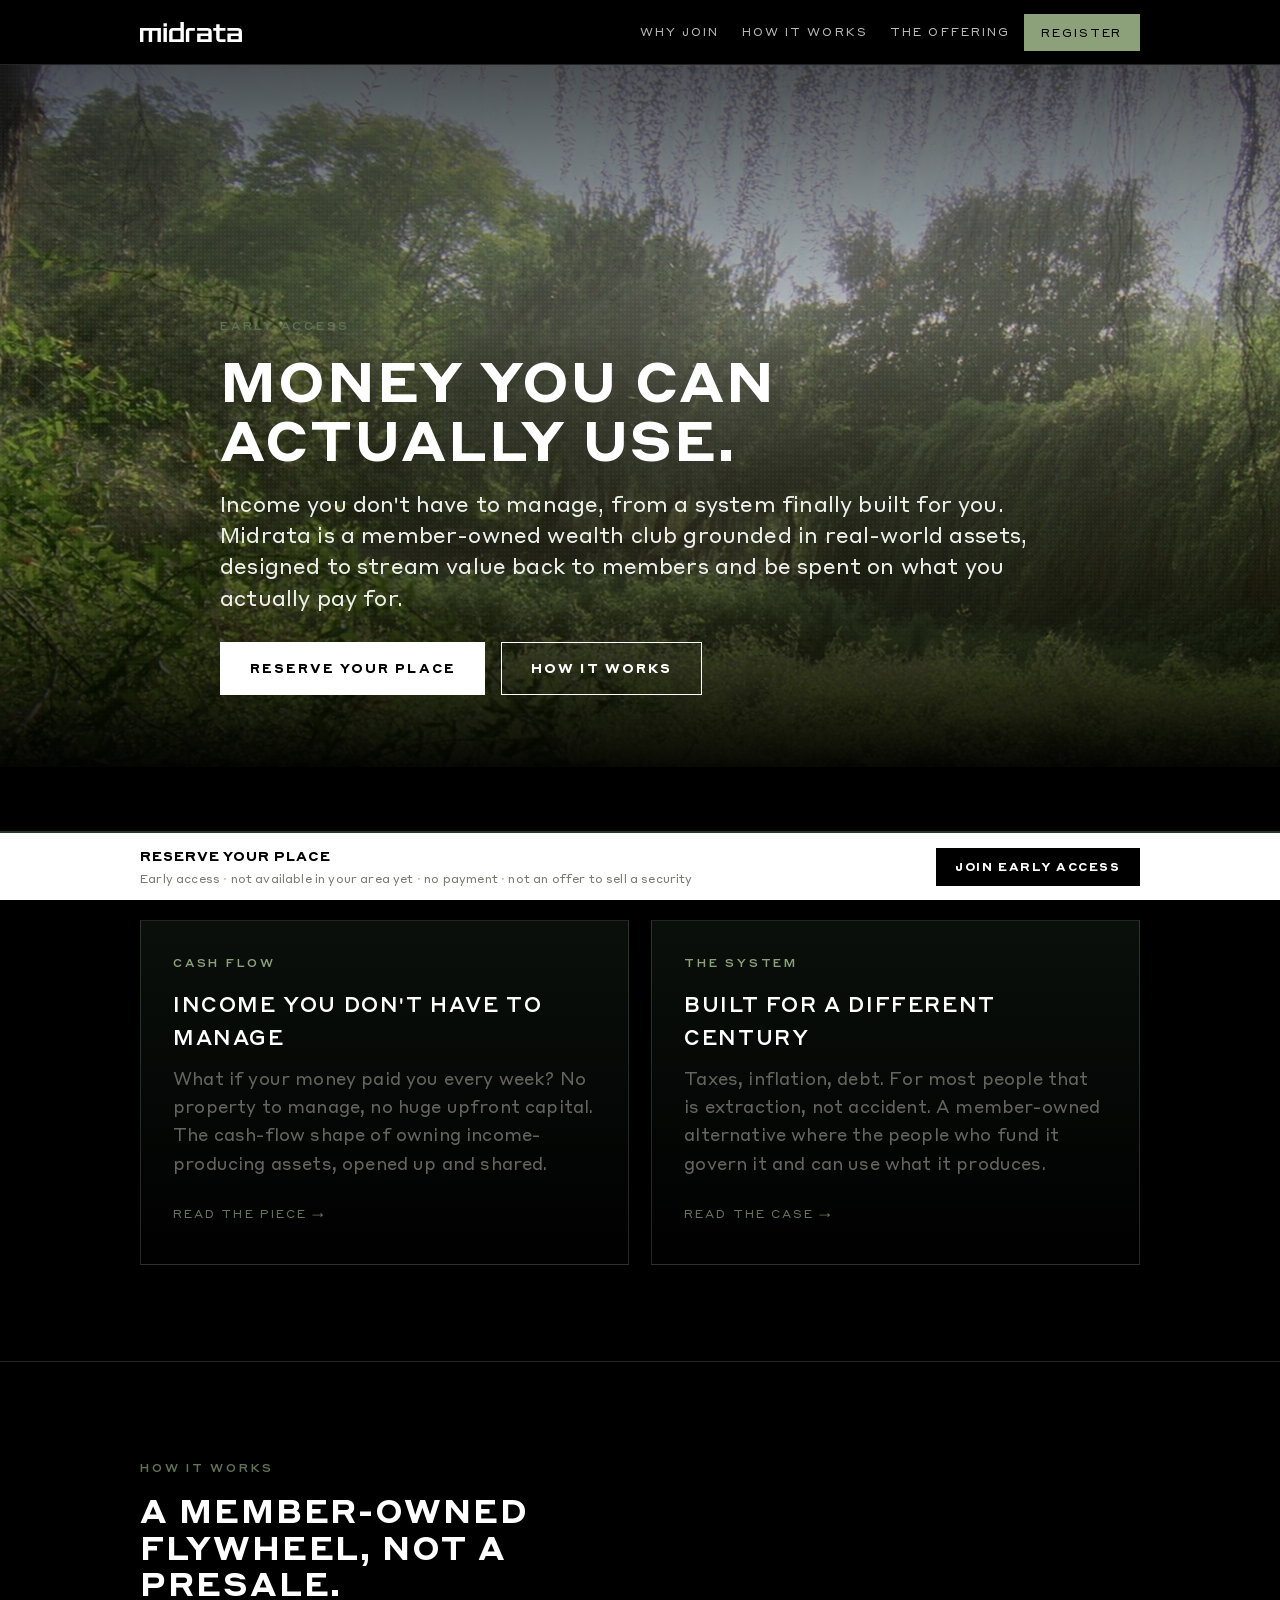
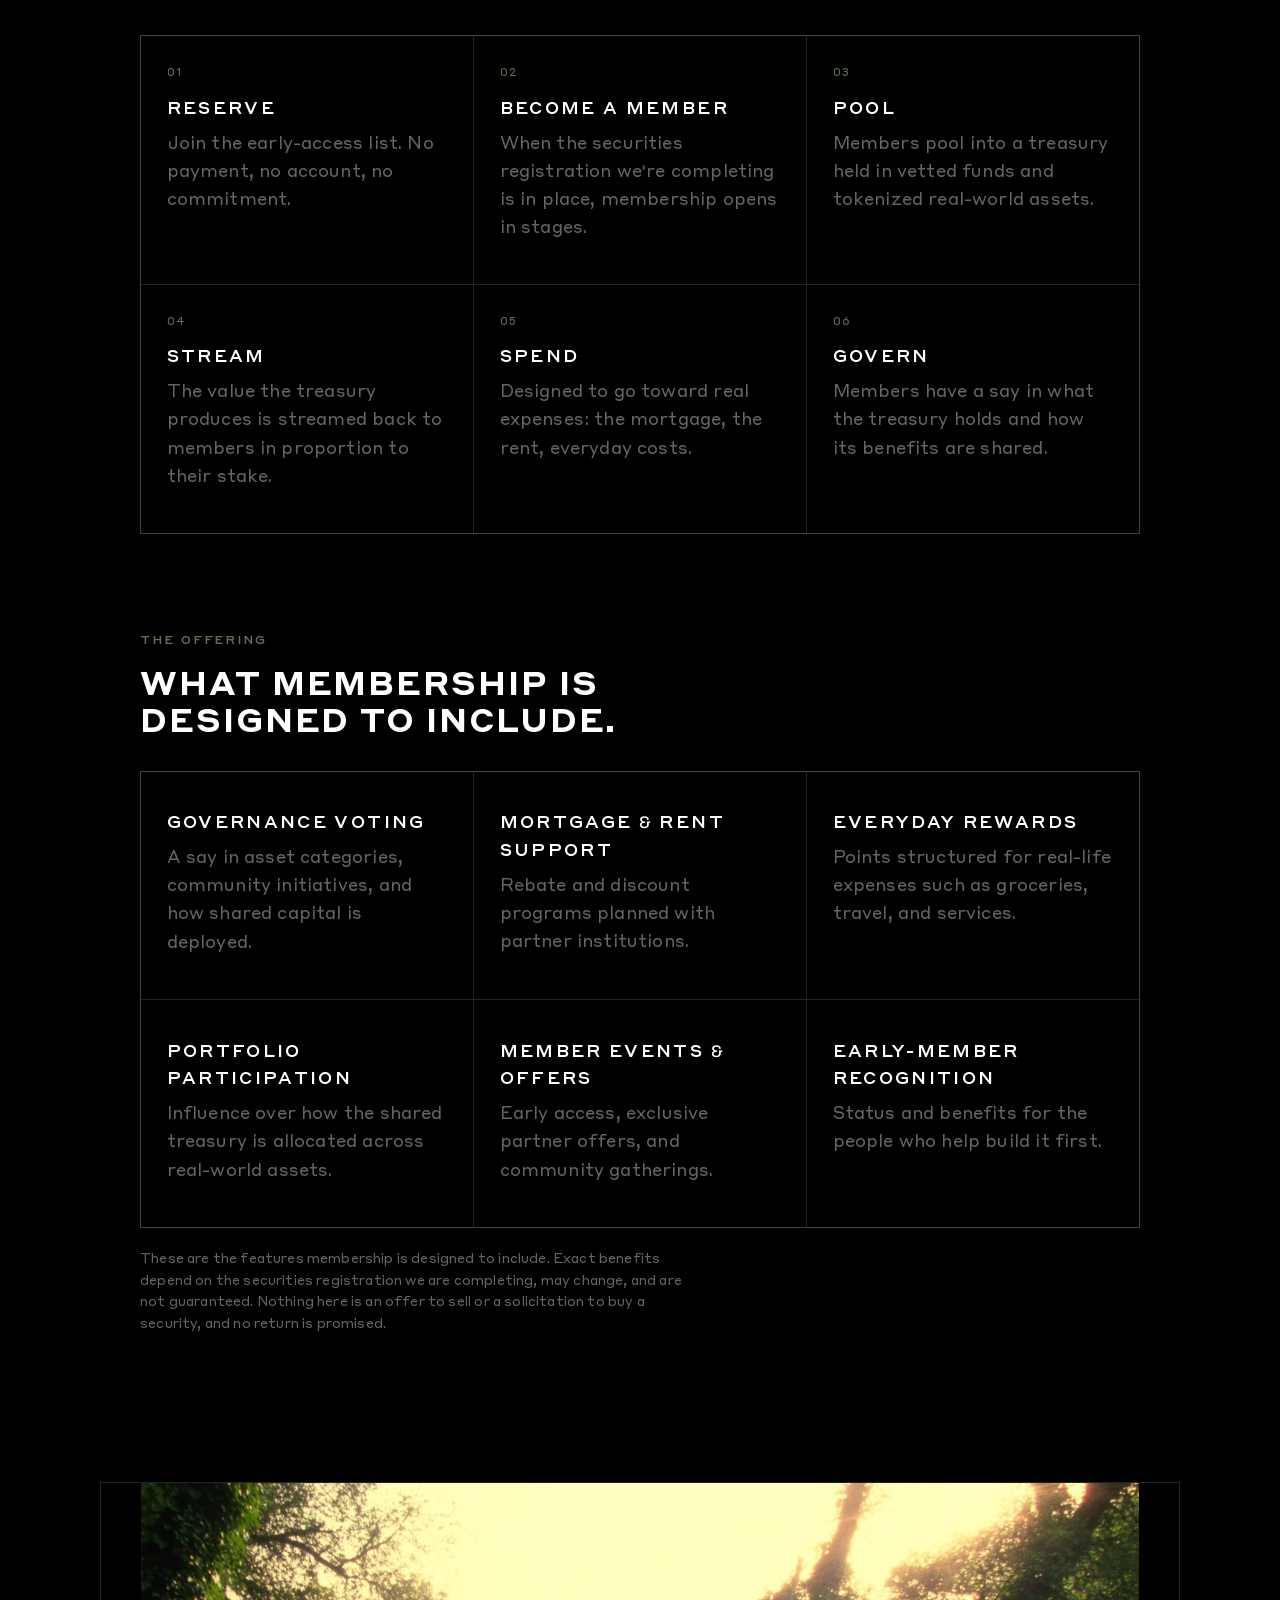
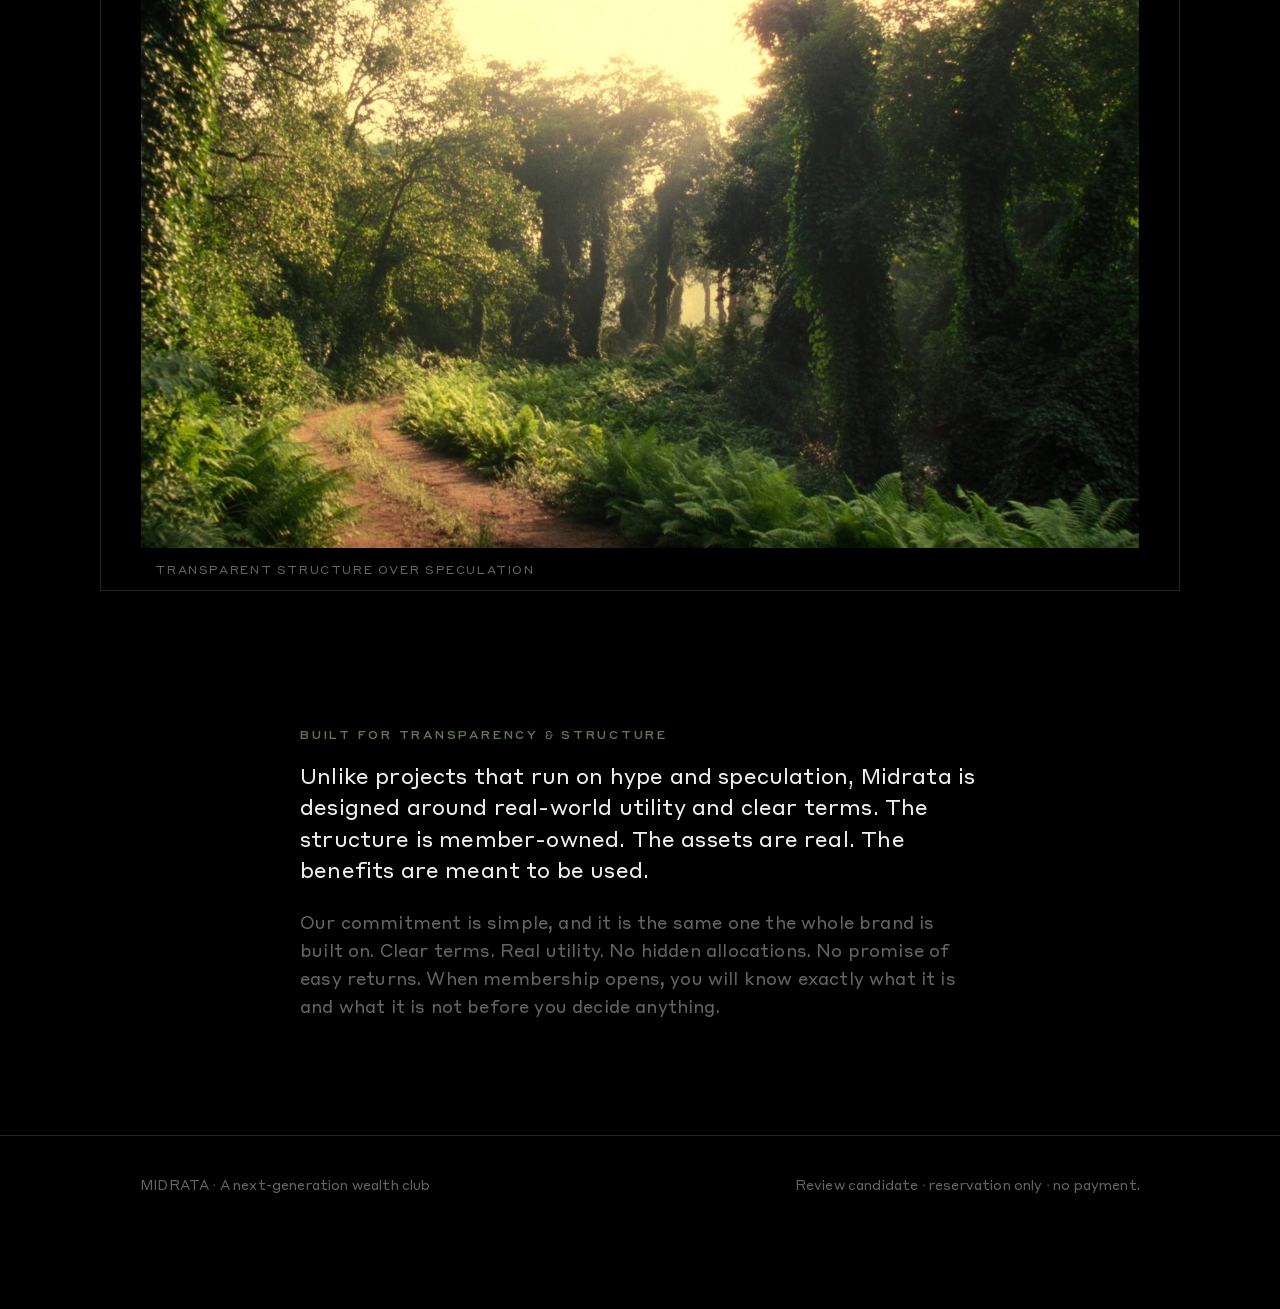
<file: index.html>
<!doctype html>
<html lang="en">
<head>
<meta charset="utf-8">
<meta name="viewport" content="width=device-width, initial-scale=1">
<title>Midrata — Money you can actually use</title>
<meta name="description" content="A member-owned wealth club grounded in real-world assets. Income you don't have to manage, from a system built for you. Reserve your place in early access.">
<meta name="robots" content="noindex">
<link rel="icon" href="assets/logo-icon.svg">
<link rel="stylesheet" href="brand.css">
</head>
<body>

<header class="topbar"><div class="wrap">
  <a class="wordmark" href="index.html"><img class="logo-img" src="assets/logo.svg" alt="Midrata"></a>
  <nav class="nav">
    <a class="nav-link" href="#why">Why join</a>
    <a class="nav-link" href="#how">How it works</a>
    <a class="nav-link" href="#offering">The offering</a>
    <a class="nav-register" href="#register" data-register>Register</a>
  </nav>
</div></header>

<section class="hero hero--photo" style="background-image:url('assets/lp-hero.jpg')"><div class="wrap">
  <p class="eyebrow">Early access</p>
  <h1 style="max-width:15ch">Money you can<br>actually use.</h1>
  <p class="lede">Income you don't have to manage, from a system finally built for you. Midrata is a member-owned wealth club grounded in real-world assets, designed to stream value back to members and be spent on what you actually pay for.</p>
  <div class="cta-row">
    <a class="ghost ghost--fill" href="#register" data-register>Reserve your place</a>
    <a class="ghost" href="#how">How it works</a>
  </div>
</div></section>

<!-- BOTH MESSAGES, side by side -->
<section class="section" id="why"><div class="wrap">
  <p class="eyebrow">Two reasons people join</p>
  <div class="tracks">
    <div class="track">
      <p class="eyebrow">Cash flow</p>
      <h3 style="letter-spacing:.08em;font-size:1.25rem">Income you don't have to manage</h3>
      <p class="muted">What if your money paid you every week? No property to manage, no huge upfront capital. The cash-flow shape of owning income-producing assets, opened up and shared.</p>
      <a class="nav-link" style="padding-left:0;color:var(--fern)" href="article-cashflow.html">Read the piece &rarr;</a>
    </div>
    <div class="track">
      <p class="eyebrow">The system</p>
      <h3 style="letter-spacing:.08em;font-size:1.25rem">Built for a different century</h3>
      <p class="muted">Taxes, inflation, debt. For most people that is extraction, not accident. A member-owned alternative where the people who fund it govern it and can use what it produces.</p>
      <a class="nav-link" style="padding-left:0;color:var(--fern)" href="article-freedom.html">Read the case &rarr;</a>
    </div>
  </div>
</div></section>

<hr class="hair">

<!-- HOW IT WORKS — compliant flywheel (replaces the presale coin-allocation flow) -->
<section class="section" id="how"><div class="wrap">
  <p class="eyebrow">How it works</p>
  <h2 style="max-width:20ch">A member-owned flywheel, not a presale.</h2>
  <div class="grid grid--3">
    <div class="cell"><p class="n">01</p><h3>Reserve</h3><p class="muted">Join the early-access list. No payment, no account, no commitment.</p></div>
    <div class="cell"><p class="n">02</p><h3>Become a member</h3><p class="muted">When the securities registration we're completing is in place, membership opens in stages.</p></div>
    <div class="cell"><p class="n">03</p><h3>Pool</h3><p class="muted">Members pool into a treasury held in vetted funds and tokenized real-world assets.</p></div>
    <div class="cell"><p class="n">04</p><h3>Stream</h3><p class="muted">The value the treasury produces is streamed back to members in proportion to their stake.</p></div>
    <div class="cell"><p class="n">05</p><h3>Spend</h3><p class="muted">Designed to go toward real expenses: the mortgage, the rent, everyday costs.</p></div>
    <div class="cell"><p class="n">06</p><h3>Govern</h3><p class="muted">Members have a say in what the treasury holds and how its benefits are shared.</p></div>
  </div>
</div></section>

<!-- WHAT MEMBERSHIP IS DESIGNED TO INCLUDE — compliant version of "What Midrata coins do" -->
<section class="section" id="offering" style="padding-top:0"><div class="wrap">
  <p class="eyebrow">The offering</p>
  <h2 style="max-width:22ch">What membership is designed to include.</h2>
  <div class="grid grid--3">
    <div class="cell"><h3>Governance voting</h3><p class="muted">A say in asset categories, community initiatives, and how shared capital is deployed.</p></div>
    <div class="cell"><h3>Mortgage &amp; rent support</h3><p class="muted">Rebate and discount programs planned with partner institutions.</p></div>
    <div class="cell"><h3>Everyday rewards</h3><p class="muted">Points structured for real-life expenses such as groceries, travel, and services.</p></div>
    <div class="cell"><h3>Portfolio participation</h3><p class="muted">Influence over how the shared treasury is allocated across real-world assets.</p></div>
    <div class="cell"><h3>Member events &amp; offers</h3><p class="muted">Early access, exclusive partner offers, and community gatherings.</p></div>
    <div class="cell"><h3>Early-member recognition</h3><p class="muted">Status and benefits for the people who help build it first.</p></div>
  </div>
  <p class="muted" style="font-size:.82rem;margin-top:1.2rem;max-width:70ch">These are the features membership is designed to include. Exact benefits depend on the securities registration we are completing, may change, and are not guaranteed. Nothing here is an offer to sell or a solicitation to buy a security, and no return is promised.</p>
</div></section>

<figure class="figure wrap" style="max-width:1080px">
  <img src="assets/lp-path.jpg" alt="A sunlit path through green forest">
  <figcaption>Transparent structure over speculation</figcaption>
</figure>

<!-- TRANSPARENCY & STRUCTURE — carried from the original site, kept compliant -->
<section class="section"><div class="wrap" style="max-width:760px">
  <p class="eyebrow">Built for transparency &amp; structure</p>
  <p class="lede" style="max-width:66ch">Unlike projects that run on hype and speculation, Midrata is designed around real-world utility and clear terms. The structure is member-owned. The assets are real. The benefits are meant to be used.</p>
  <p class="muted">Our commitment is simple, and it is the same one the whole brand is built on. Clear terms. Real utility. No hidden allocations. No promise of easy returns. When membership opens, you will know exactly what it is and what it is not before you decide anything.</p>
</div></section>


<div class="dock" id="register">
  <div class="wrap dock__in">
    <div class="dock__msg"><b>Reserve your place</b><span class="fine">Early access &middot; not available in your area yet &middot; no payment &middot; not an offer to sell a security</span></div>
    <button class="dock-btn" type="button" data-register>Join early access</button>
  </div>
</div>

<footer class="foot"><div class="wrap">
  <span>MIDRATA &middot; A next-generation wealth club</span>
  <span class="muted">Review candidate &middot; reservation only &middot; no payment.</span>
</div></footer>

<script src="reserve.js"></script>
</body>
</html>
</file>
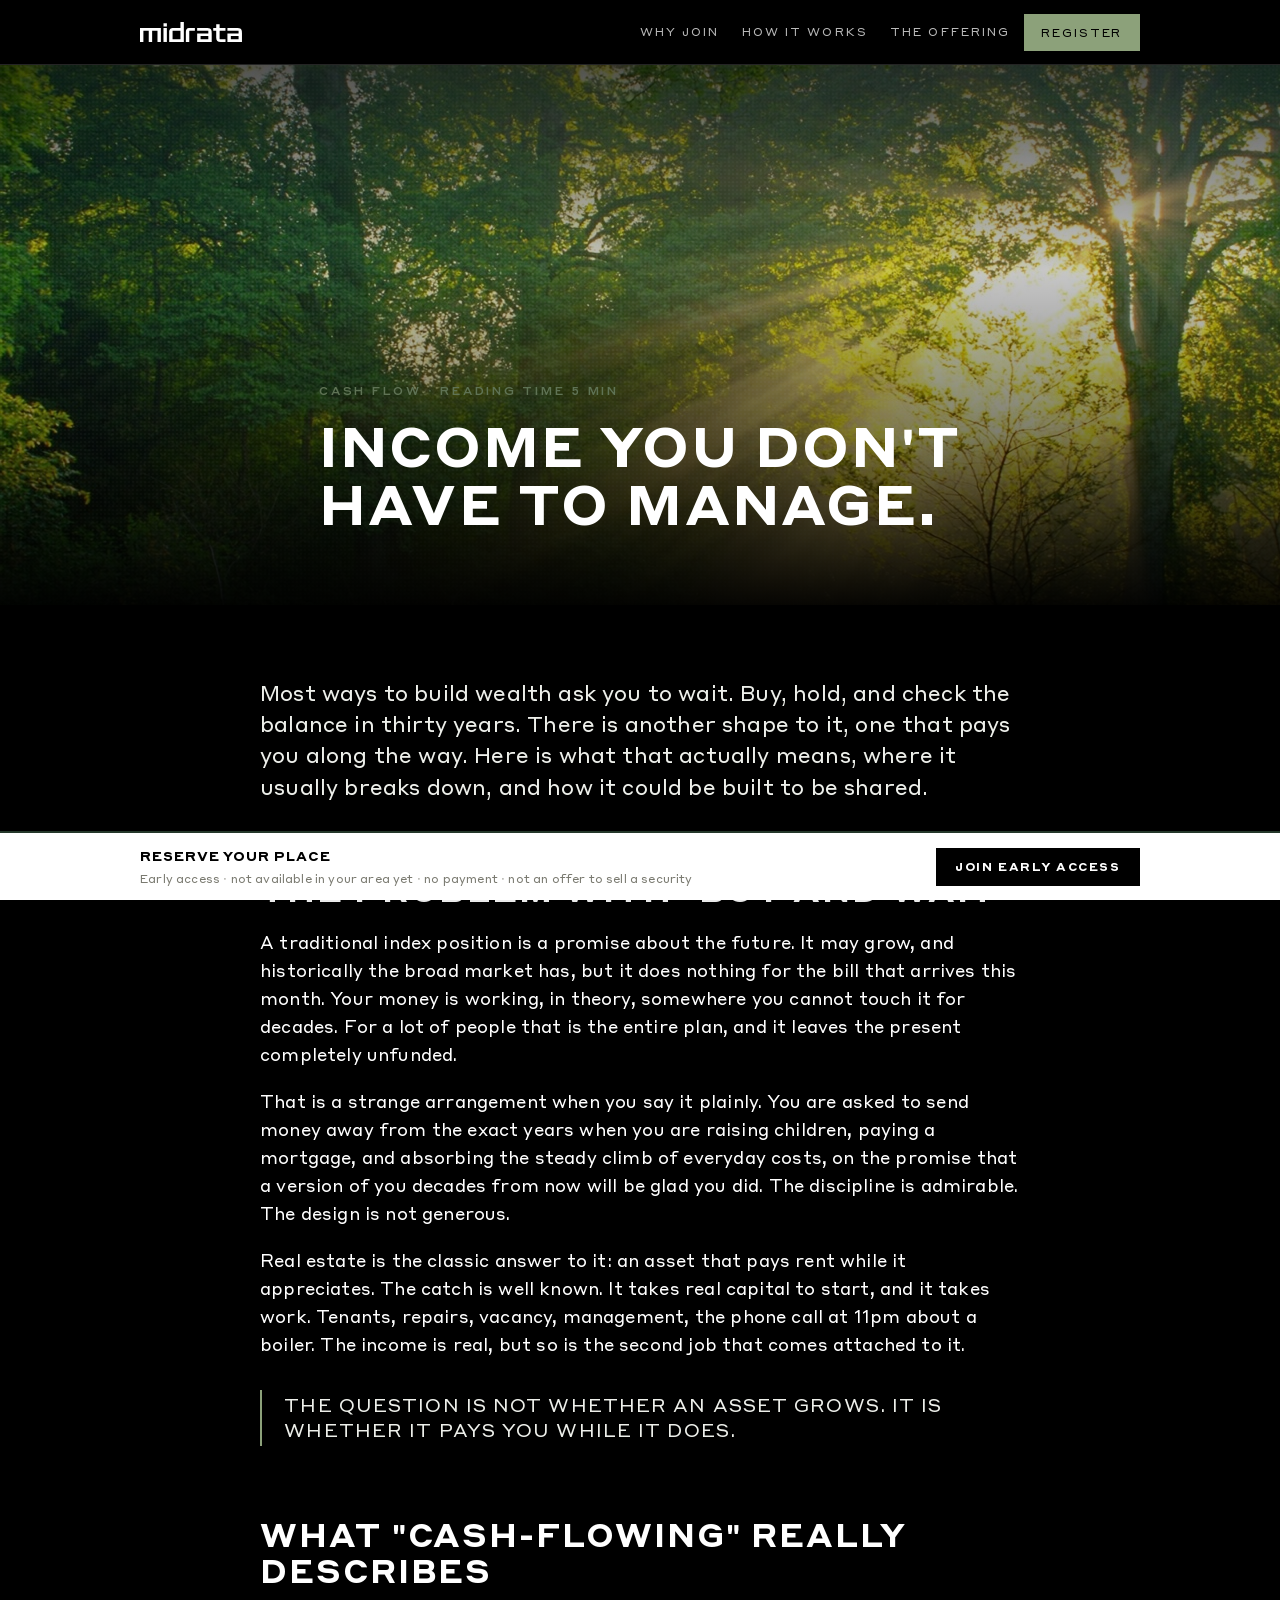
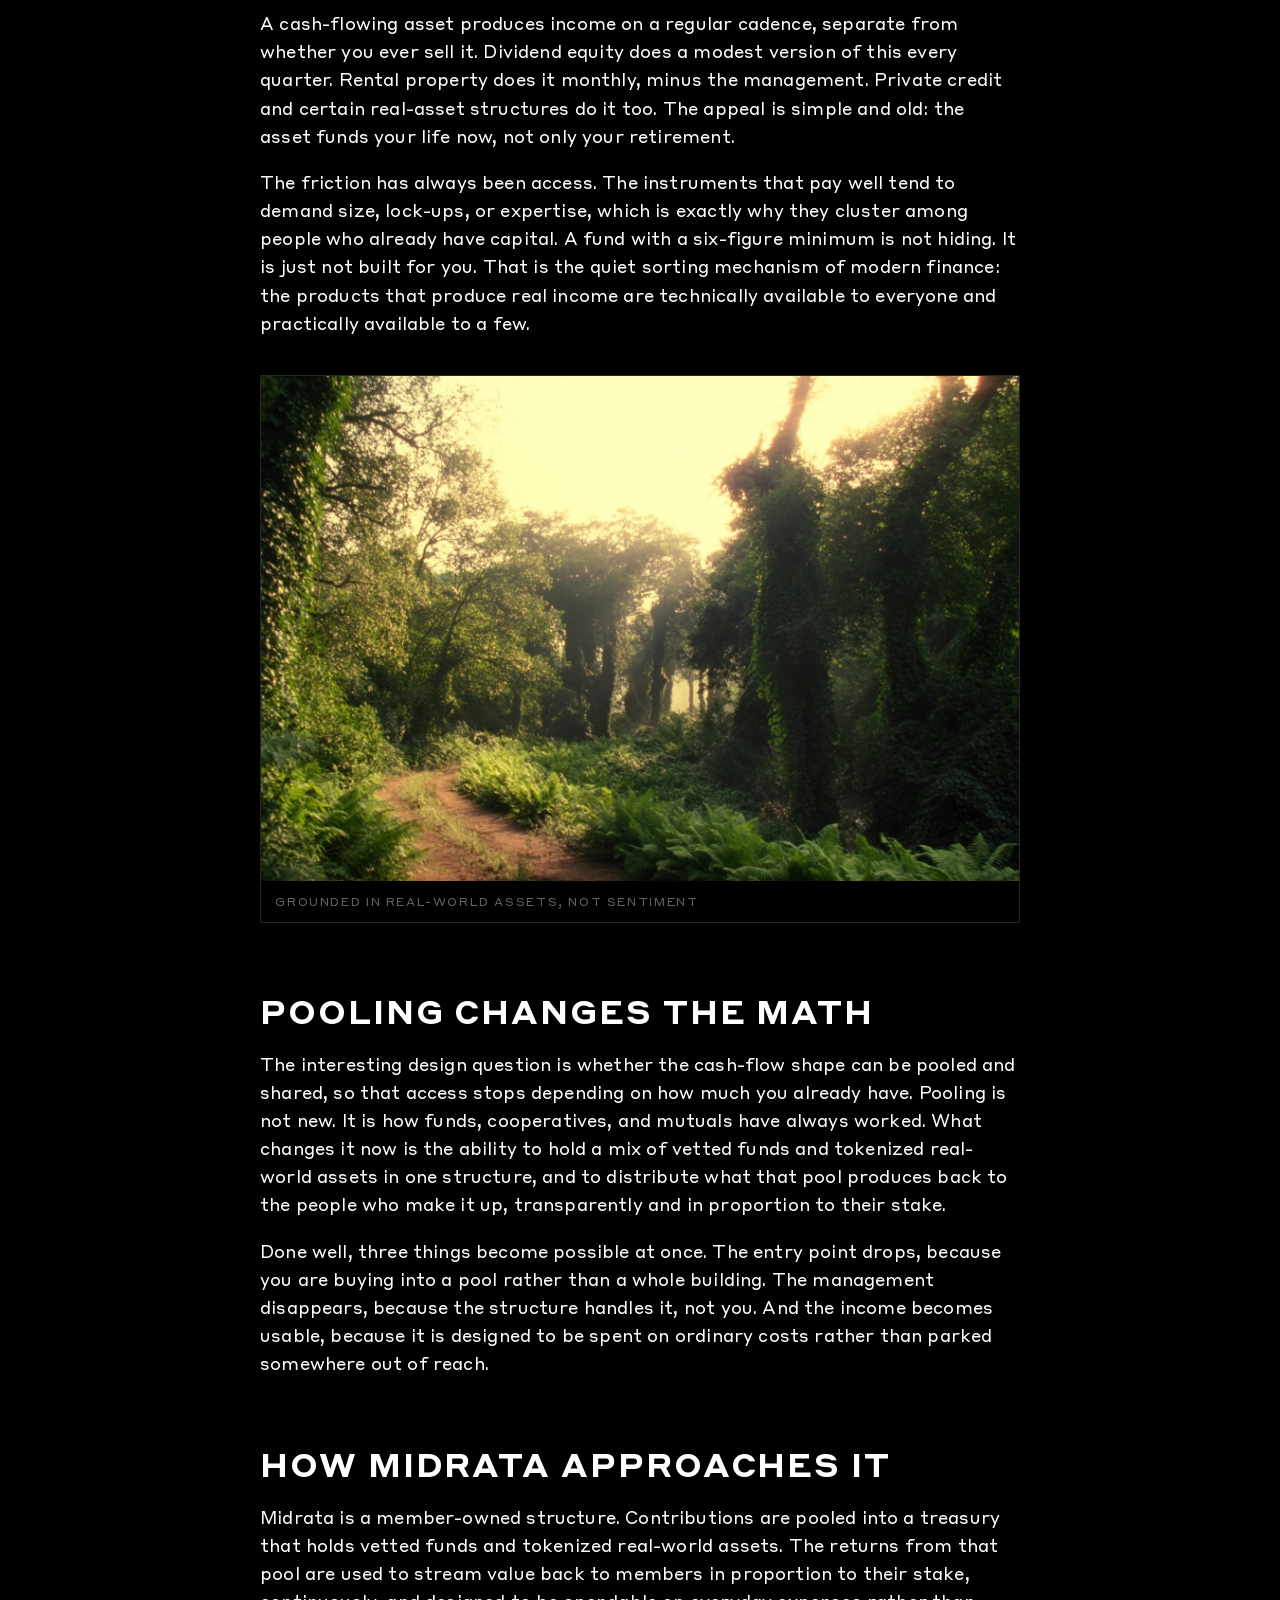
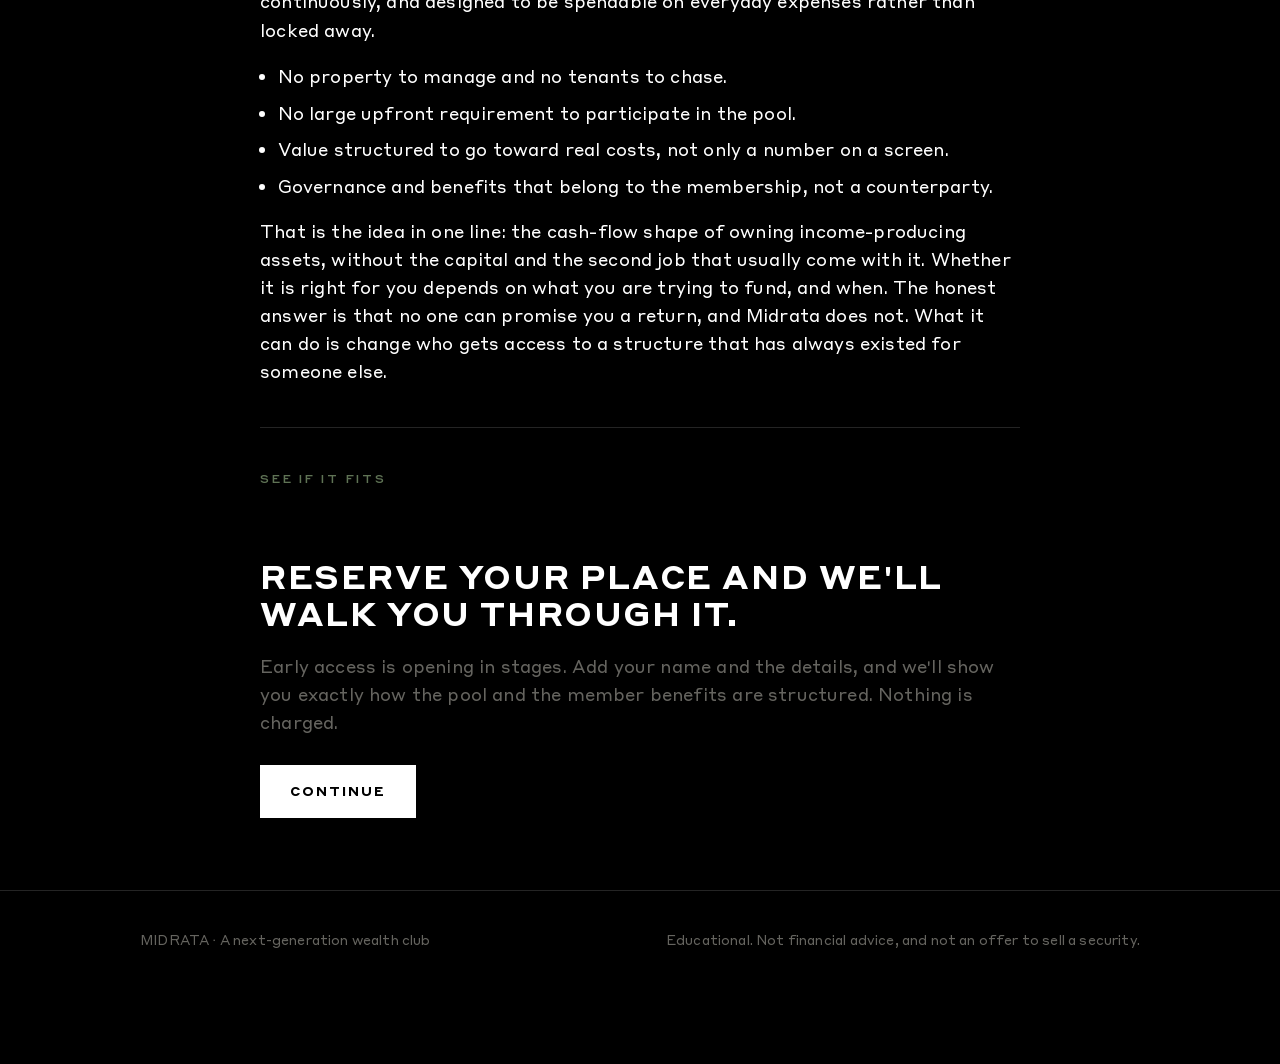
<file: article-cashflow.html>
<!doctype html>
<html lang="en">
<head>
<meta charset="utf-8">
<meta name="viewport" content="width=device-width, initial-scale=1">
<title>Income you don't have to manage — Midrata</title>
<meta name="description" content="What it really means for an asset to pay you, and why the cash-flow shape of wealth has been out of reach for everyday people.">
<meta name="robots" content="noindex">
<link rel="icon" href="assets/logo-icon.svg">
<link rel="stylesheet" href="brand.css">
</head>
<body>

<header class="topbar"><div class="wrap">
  <a class="wordmark" href="index.html"><img class="logo-img" src="assets/logo.svg" alt="Midrata"></a>
  <nav class="nav">
    <a class="nav-link" href="index.html#why">Why join</a>
    <a class="nav-link" href="index.html#how">How it works</a>
    <a class="nav-link" href="index.html#offering">The offering</a>
    <a class="nav-register" href="#register" data-register>Register</a>
  </nav>
</div></header>

<section class="hero hero--photo" style="min-height:60vh;background-image:url('assets/cf-article.jpg')"><div class="wrap">
  <p class="eyebrow">Cash flow &middot; Reading time 5 min</p>
  <h1 style="max-width:20ch">Income you don't<br>have to manage.</h1>
</div></section>

<article class="article wrap">
  <p class="lede">Most ways to build wealth ask you to wait. Buy, hold, and check the balance in thirty years. There is another shape to it, one that pays you along the way. Here is what that actually means, where it usually breaks down, and how it could be built to be shared.</p>

  <h2>The problem with "buy and wait"</h2>
  <p>A traditional index position is a promise about the future. It may grow, and historically the broad market has, but it does nothing for the bill that arrives this month. Your money is working, in theory, somewhere you cannot touch it for decades. For a lot of people that is the entire plan, and it leaves the present completely unfunded.</p>
  <p>That is a strange arrangement when you say it plainly. You are asked to send money away from the exact years when you are raising children, paying a mortgage, and absorbing the steady climb of everyday costs, on the promise that a version of you decades from now will be glad you did. The discipline is admirable. The design is not generous.</p>
  <p>Real estate is the classic answer to it: an asset that pays rent while it appreciates. The catch is well known. It takes real capital to start, and it takes work. Tenants, repairs, vacancy, management, the phone call at 11pm about a boiler. The income is real, but so is the second job that comes attached to it.</p>

  <p class="pullquote">The question is not whether an asset grows. It is whether it pays you while it does.</p>

  <h2>What "cash-flowing" really describes</h2>
  <p>A cash-flowing asset produces income on a regular cadence, separate from whether you ever sell it. Dividend equity does a modest version of this every quarter. Rental property does it monthly, minus the management. Private credit and certain real-asset structures do it too. The appeal is simple and old: the asset funds your life now, not only your retirement.</p>
  <p>The friction has always been access. The instruments that pay well tend to demand size, lock-ups, or expertise, which is exactly why they cluster among people who already have capital. A fund with a six-figure minimum is not hiding. It is just not built for you. That is the quiet sorting mechanism of modern finance: the products that produce real income are technically available to everyone and practically available to a few.</p>

  <figure class="figure">
    <img src="assets/lp-path.jpg" alt="A clear river running over mossy stone in old-growth forest">
    <figcaption>Grounded in real-world assets, not sentiment</figcaption>
  </figure>

  <h2>Pooling changes the math</h2>
  <p>The interesting design question is whether the cash-flow shape can be pooled and shared, so that access stops depending on how much you already have. Pooling is not new. It is how funds, cooperatives, and mutuals have always worked. What changes it now is the ability to hold a mix of vetted funds and tokenized real-world assets in one structure, and to distribute what that pool produces back to the people who make it up, transparently and in proportion to their stake.</p>
  <p>Done well, three things become possible at once. The entry point drops, because you are buying into a pool rather than a whole building. The management disappears, because the structure handles it, not you. And the income becomes usable, because it is designed to be spent on ordinary costs rather than parked somewhere out of reach.</p>

  <h2>How Midrata approaches it</h2>
  <p>Midrata is a member-owned structure. Contributions are pooled into a treasury that holds vetted funds and tokenized real-world assets. The returns from that pool are used to stream value back to members in proportion to their stake, continuously, and designed to be spendable on everyday expenses rather than locked away.</p>
  <ul>
    <li>No property to manage and no tenants to chase.</li>
    <li>No large upfront requirement to participate in the pool.</li>
    <li>Value structured to go toward real costs, not only a number on a screen.</li>
    <li>Governance and benefits that belong to the membership, not a counterparty.</li>
  </ul>
  <p>That is the idea in one line: the cash-flow shape of owning income-producing assets, without the capital and the second job that usually come with it. Whether it is right for you depends on what you are trying to fund, and when. The honest answer is that no one can promise you a return, and Midrata does not. What it can do is change who gets access to a structure that has always existed for someone else.</p>

  <hr class="hair" style="margin:2.6rem 0">
  <p class="eyebrow">See if it fits</p>
  <h2 style="letter-spacing:.05em">Reserve your place and we'll walk you through it.</h2>
  <p class="muted">Early access is opening in stages. Add your name and the details, and we'll show you exactly how the pool and the member benefits are structured. Nothing is charged.</p>
  <div class="cta-row">
    <a class="ghost ghost--fill" href="index.html">Continue</a>
  </div>
</article>

<div class="dock" id="register">
  <div class="wrap dock__in">
    <div class="dock__msg"><b>Reserve your place</b><span class="fine">Early access &middot; not available in your area yet &middot; no payment &middot; not an offer to sell a security</span></div>
    <button class="dock-btn" type="button" data-register>Join early access</button>
  </div>
</div>

<footer class="foot"><div class="wrap">
  <span>MIDRATA &middot; A next-generation wealth club</span>
  <span class="muted">Educational. Not financial advice, and not an offer to sell a security.</span>
</div></footer>

<script src="reserve.js"></script>
</body>
</html>
</file>
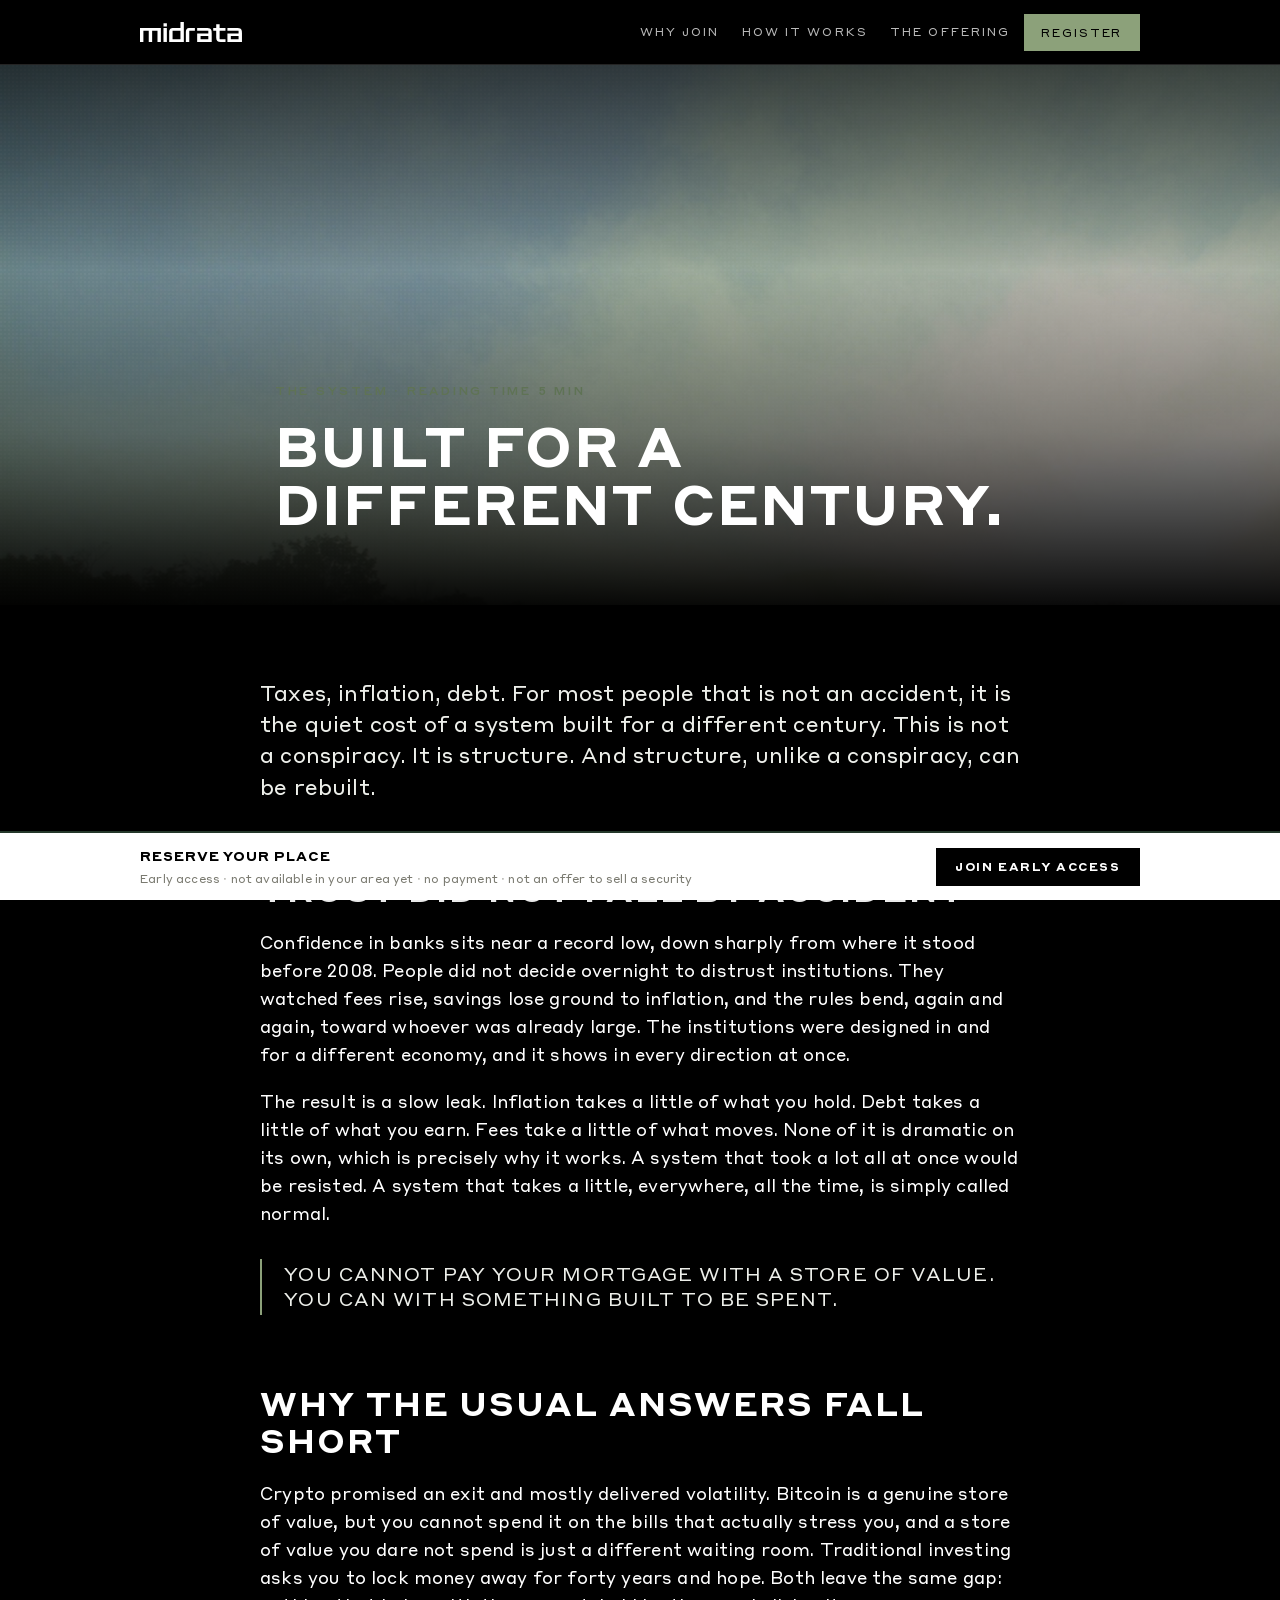
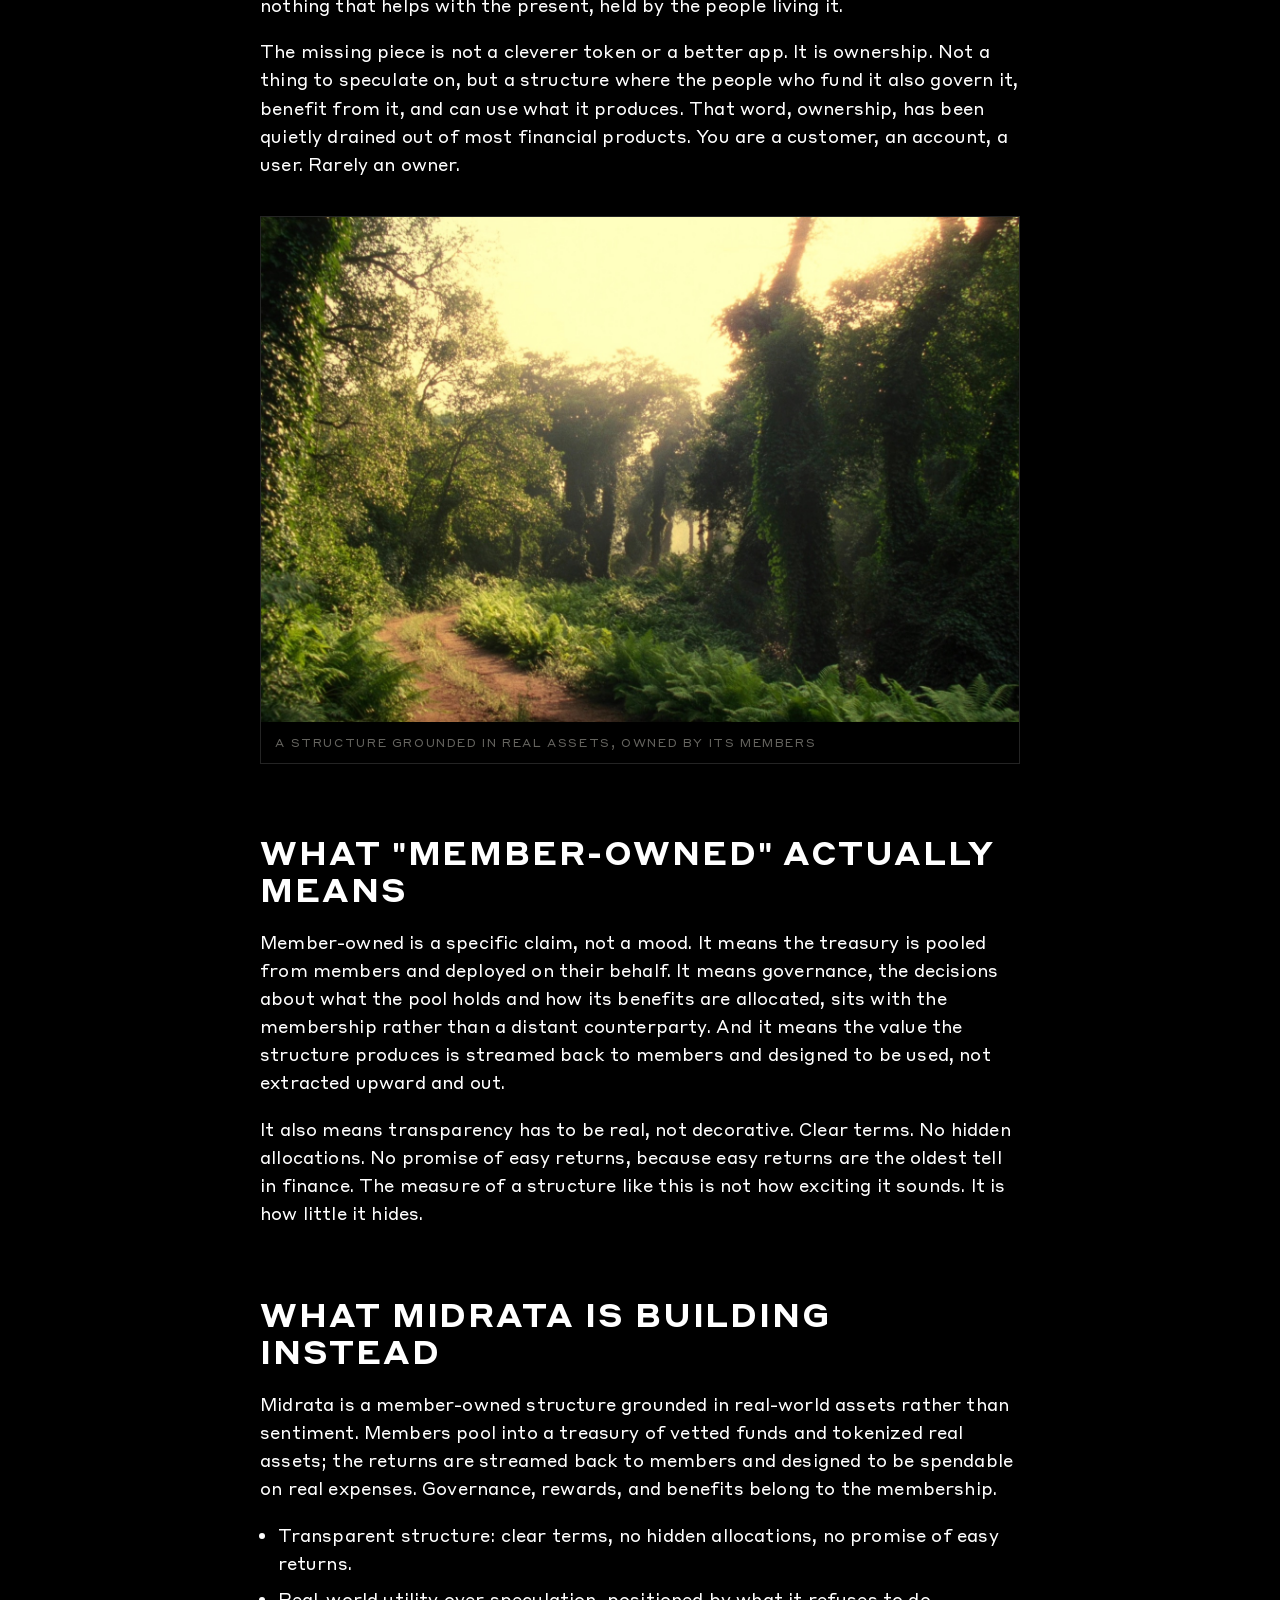
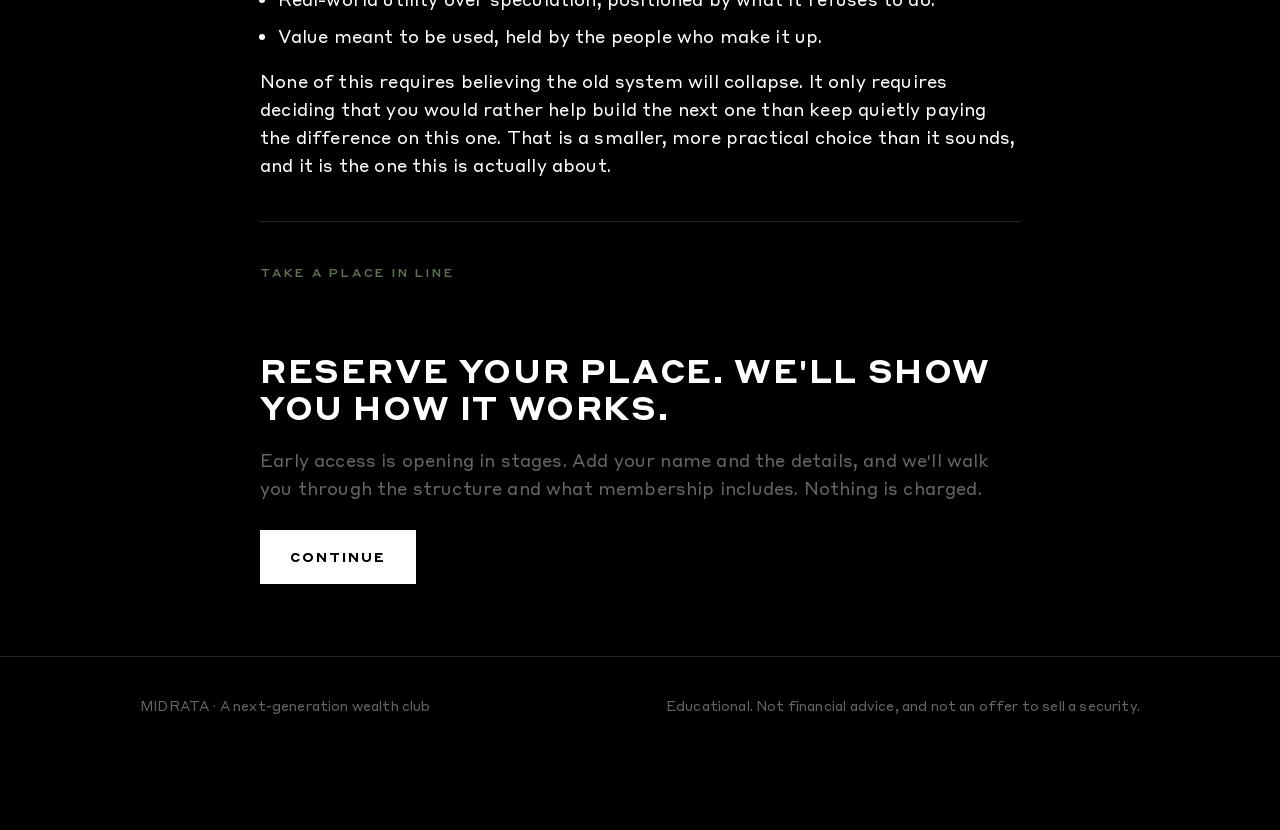
<file: article-freedom.html>
<!doctype html>
<html lang="en">
<head>
<meta charset="utf-8">
<meta name="viewport" content="width=device-width, initial-scale=1">
<title>Built for a different century — Midrata</title>
<meta name="description" content="Why trust in the old financial institutions fell, why the usual alternatives fall short, and what a member-owned structure actually looks like.">
<meta name="robots" content="noindex">
<link rel="icon" href="assets/logo-icon.svg">
<link rel="stylesheet" href="brand.css">
</head>
<body>

<header class="topbar"><div class="wrap">
  <a class="wordmark" href="index.html"><img class="logo-img" src="assets/logo.svg" alt="Midrata"></a>
  <nav class="nav">
    <a class="nav-link" href="index.html#why">Why join</a>
    <a class="nav-link" href="index.html#how">How it works</a>
    <a class="nav-link" href="index.html#offering">The offering</a>
    <a class="nav-register" href="#register" data-register>Register</a>
  </nav>
</div></header>

<section class="hero hero--photo" style="min-height:60vh;background-image:url('assets/sys-article.jpg')"><div class="wrap">
  <p class="eyebrow">The system &middot; Reading time 5 min</p>
  <h1 style="max-width:20ch">Built for a<br>different century.</h1>
</div></section>

<article class="article wrap">
  <p class="lede">Taxes, inflation, debt. For most people that is not an accident, it is the quiet cost of a system built for a different century. This is not a conspiracy. It is structure. And structure, unlike a conspiracy, can be rebuilt.</p>

  <h2>Trust did not fall by accident</h2>
  <p>Confidence in banks sits near a record low, down sharply from where it stood before 2008. People did not decide overnight to distrust institutions. They watched fees rise, savings lose ground to inflation, and the rules bend, again and again, toward whoever was already large. The institutions were designed in and for a different economy, and it shows in every direction at once.</p>
  <p>The result is a slow leak. Inflation takes a little of what you hold. Debt takes a little of what you earn. Fees take a little of what moves. None of it is dramatic on its own, which is precisely why it works. A system that took a lot all at once would be resisted. A system that takes a little, everywhere, all the time, is simply called normal.</p>

  <p class="pullquote">You cannot pay your mortgage with a store of value. You can with something built to be spent.</p>

  <h2>Why the usual answers fall short</h2>
  <p>Crypto promised an exit and mostly delivered volatility. Bitcoin is a genuine store of value, but you cannot spend it on the bills that actually stress you, and a store of value you dare not spend is just a different waiting room. Traditional investing asks you to lock money away for forty years and hope. Both leave the same gap: nothing that helps with the present, held by the people living it.</p>
  <p>The missing piece is not a cleverer token or a better app. It is ownership. Not a thing to speculate on, but a structure where the people who fund it also govern it, benefit from it, and can use what it produces. That word, ownership, has been quietly drained out of most financial products. You are a customer, an account, a user. Rarely an owner.</p>

  <figure class="figure">
    <img src="assets/lp-path.jpg" alt="A clear river running over mossy stone in old-growth forest">
    <figcaption>A structure grounded in real assets, owned by its members</figcaption>
  </figure>

  <h2>What "member-owned" actually means</h2>
  <p>Member-owned is a specific claim, not a mood. It means the treasury is pooled from members and deployed on their behalf. It means governance, the decisions about what the pool holds and how its benefits are allocated, sits with the membership rather than a distant counterparty. And it means the value the structure produces is streamed back to members and designed to be used, not extracted upward and out.</p>
  <p>It also means transparency has to be real, not decorative. Clear terms. No hidden allocations. No promise of easy returns, because easy returns are the oldest tell in finance. The measure of a structure like this is not how exciting it sounds. It is how little it hides.</p>

  <h2>What Midrata is building instead</h2>
  <p>Midrata is a member-owned structure grounded in real-world assets rather than sentiment. Members pool into a treasury of vetted funds and tokenized real assets; the returns are streamed back to members and designed to be spendable on real expenses. Governance, rewards, and benefits belong to the membership.</p>
  <ul>
    <li>Transparent structure: clear terms, no hidden allocations, no promise of easy returns.</li>
    <li>Real-world utility over speculation, positioned by what it refuses to do.</li>
    <li>Value meant to be used, held by the people who make it up.</li>
  </ul>
  <p>None of this requires believing the old system will collapse. It only requires deciding that you would rather help build the next one than keep quietly paying the difference on this one. That is a smaller, more practical choice than it sounds, and it is the one this is actually about.</p>

  <hr class="hair" style="margin:2.6rem 0">
  <p class="eyebrow">Take a place in line</p>
  <h2 style="letter-spacing:.05em">Reserve your place. We'll show you how it works.</h2>
  <p class="muted">Early access is opening in stages. Add your name and the details, and we'll walk you through the structure and what membership includes. Nothing is charged.</p>
  <div class="cta-row">
    <a class="ghost ghost--fill" href="index.html">Continue</a>
  </div>
</article>

<div class="dock" id="register">
  <div class="wrap dock__in">
    <div class="dock__msg"><b>Reserve your place</b><span class="fine">Early access &middot; not available in your area yet &middot; no payment &middot; not an offer to sell a security</span></div>
    <button class="dock-btn" type="button" data-register>Join early access</button>
  </div>
</div>

<footer class="foot"><div class="wrap">
  <span>MIDRATA &middot; A next-generation wealth club</span>
  <span class="muted">Educational. Not financial advice, and not an offer to sell a security.</span>
</div></footer>

<script src="reserve.js"></script>
</body>
</html>
</file>
<file: brand.css>
/* Midrata microsite — brand system (derived from midrata.com, see brand/BRANDBOOK.md).
 * Black canvas, forest-green photography, Styrene A uppercase grotesque, ghost CTAs.
 * Uses the client's real Styrene A webfonts (self-hosted from midrata.com) + logo. */
@import url('https://fonts.googleapis.com/css2?family=Archivo:wght@400;500;600;700&display=swap');
@font-face{font-family:'Styrene A';src:url('fonts/StyreneA-Regular.woff2') format('woff2');font-weight:400;font-style:normal;font-display:swap}
@font-face{font-family:'Styrene A';src:url('fonts/StyreneA-Medium.woff2') format('woff2');font-weight:500;font-style:normal;font-display:swap}
@font-face{font-family:'Styrene A';src:url('fonts/StyreneA-Bold.woff2') format('woff2');font-weight:700;font-style:normal;font-display:swap}
@font-face{font-family:'Styrene A';src:url('fonts/StyreneA-Black.woff2') format('woff2');font-weight:800;font-style:normal;font-display:swap}

:root{
  --ink:#000000; --paper:#FFFFFF;
  --forest:#101A12; --canopy:#24382A; --moss:#5F7355; --fern:#8CA17A;
  --accent:#7C9A64; --stone:#65645F;
  --hair:rgba(255,255,255,.14); --hair-strong:rgba(255,255,255,.28);
  --display:"Styrene A", Archivo, "Helvetica Neue", Arial, sans-serif;
  --body:"Styrene A", Archivo, "Helvetica Neue", Arial, sans-serif;
  --maxw:1080px; --measure:66ch;
}

*{box-sizing:border-box}
html{-webkit-text-size-adjust:100%}
body{
  margin:0; background:var(--ink); color:var(--paper);
  font-family:var(--body); font-weight:400; line-height:1.65;
  font-size:17px; letter-spacing:.01em;
  -webkit-font-smoothing:antialiased;
}
img{max-width:100%;display:block}
a{color:inherit}

/* ---- type ---- */
h1,h2,h3,.eyebrow,.wordmark,.ghost,.nav a{font-family:var(--display);text-transform:uppercase}
h1{font-weight:700;font-size:clamp(2rem,5.4vw,3.4rem);letter-spacing:.04em;line-height:1.08;margin:0}
h2{font-weight:600;font-size:clamp(1.4rem,3vw,2rem);letter-spacing:.06em;line-height:1.15;margin:0 0 .6em}
h3{font-weight:500;font-size:1.05rem;letter-spacing:.14em;margin:0 0 .5em}
.eyebrow{font-size:.72rem;letter-spacing:.24em;color:var(--moss);font-weight:500;margin:0 0 1rem}
p{margin:0 0 1.1em;max-width:var(--measure)}
.lede{font-size:clamp(1.05rem,2vw,1.3rem);line-height:1.5;color:#EDEFEA;max-width:60ch}
.muted{color:var(--stone)}
strong{font-weight:600}

/* ---- layout ---- */
.wrap{max-width:var(--maxw);margin:0 auto;padding:0 clamp(1.2rem,5vw,2.5rem)}
.section{padding:clamp(3rem,8vw,6rem) 0}
.hair{height:1px;background:var(--hair);border:0;margin:0}
.stack>*+*{margin-top:1.1em}

/* ---- top bar ---- */
.topbar{position:sticky;top:0;z-index:20;background:rgba(0,0,0,.72);backdrop-filter:blur(8px);border-bottom:1px solid var(--hair)}
.topbar .wrap{display:flex;align-items:center;justify-content:space-between;height:64px}
.wordmark{display:flex;align-items:center;text-decoration:none}
.logo-img{height:20px;width:auto;display:block;filter:brightness(0) invert(1)}
.nav-link{font-family:var(--display);text-transform:uppercase;font-size:.72rem;letter-spacing:.18em;text-decoration:none;color:var(--paper);opacity:.72;padding:.55rem .55rem}
.nav-link:hover{opacity:1}
.nav-link.reserve{color:var(--fern)}
.nav{display:flex;gap:.3rem;align-items:stretch}
.nav-group{position:relative;display:flex}
.nav-top{background:none;border:0;color:var(--paper);opacity:.72;font-family:var(--display);text-transform:uppercase;font-size:.72rem;letter-spacing:.18em;padding:.55rem .8rem;cursor:pointer}
.nav-group:hover .nav-top,.nav-group:focus-within .nav-top{opacity:1}
.nav-menu{display:none;position:absolute;top:100%;right:0;min-width:220px;background:#0a0a0a;border:1px solid var(--hair);padding:.35rem;z-index:30}
.nav-group:hover .nav-menu,.nav-group:focus-within .nav-menu{display:block}
.nav-menu a{display:block;text-decoration:none;color:var(--paper);opacity:.78;font-family:var(--display);text-transform:uppercase;font-size:.66rem;letter-spacing:.13em;padding:.55rem .65rem}
.nav-menu a:hover{opacity:1;background:rgba(255,255,255,.06)}
.nav-menu a.reserve{color:var(--fern)}
@media(max-width:720px){
  .topbar .wrap{height:auto;flex-wrap:wrap;padding-top:.6rem;padding-bottom:.6rem;row-gap:.3rem}
  .nav{flex-wrap:wrap;gap:.2rem}
  .nav-menu{position:static;display:block;border:0;padding:0 0 .3rem .7rem;min-width:0;background:none}
  .nav-top{padding:.4rem .5rem}
}

/* real-photograph hero (generated forest imagery); scrim keeps white type legible */
.hero--photo{background-color:#000;background-size:cover;background-position:center;background-repeat:no-repeat}
.hero--photo::before{content:"";position:absolute;inset:0;z-index:1;background:linear-gradient(180deg,rgba(0,0,0,.68) 0%,rgba(0,0,0,.22) 38%,rgba(0,0,0,.5) 68%,rgba(0,0,0,.96) 100%)}
.figure{margin:2.4rem auto;border:1px solid var(--hair)}
.figure img{width:100%;display:block}
.figure figcaption{font-size:.72rem;letter-spacing:.14em;text-transform:uppercase;color:var(--stone);padding:.7rem .9rem;font-family:var(--display)}

/* ---- hero (forest gradient scrim; swap for photography per brandbook) ---- */
.hero{position:relative;min-height:78vh;display:flex;align-items:flex-end;
  background:
    linear-gradient(180deg, rgba(0,0,0,.82) 0%, rgba(0,0,0,.35) 34%, rgba(0,0,0,.45) 64%, rgba(0,0,0,.95) 100%),
    radial-gradient(120% 80% at 70% 20%, #33502F 0%, #182617 42%, #050805 100%);
}
.hero::after{content:"";position:absolute;inset:0;opacity:.06;pointer-events:none;
  background-image:radial-gradient(circle at 1px 1px, #fff 1px, transparent 0);background-size:4px 4px}
.hero .wrap{position:relative;z-index:2;padding-top:4rem;padding-bottom:clamp(2.5rem,6vw,4.5rem)}
.hero .lede{margin-top:1.2rem}

/* ---- ghost button ---- */
.ghost{display:inline-block;text-decoration:none;cursor:pointer;
  background:transparent;color:var(--paper);border:1px solid var(--paper);border-radius:0;
  font-size:.8rem;font-weight:600;letter-spacing:.16em;padding:.95rem 1.8rem;
  transition:background .18s,color .18s}
.ghost:hover{background:var(--paper);color:var(--ink)}
.ghost--fill{background:var(--paper);color:var(--ink)}
.ghost--fill:hover{background:transparent;color:var(--paper)}
.cta-row{display:flex;gap:1rem;flex-wrap:wrap;margin-top:1.8rem}

/* ---- article ---- */
.article{max-width:760px;margin:0 auto;padding:clamp(2.5rem,6vw,4.5rem) 0}
.article h2{margin-top:2.2em}
.article .lede{margin-bottom:2rem}
.pullquote{border-left:2px solid var(--fern);padding:.2rem 0 .2rem 1.4rem;margin:2rem 0;
  font-family:var(--display);text-transform:uppercase;letter-spacing:.06em;font-size:1.15rem;line-height:1.35;color:#EDEFEA}
.article ul{padding-left:1.1rem;max-width:var(--measure)}
.article li{margin:.5em 0}

/* ---- cards / grid ---- */
.grid{display:grid;gap:1px;background:var(--hair);border:1px solid var(--hair);margin-top:2rem}
.grid--3{grid-template-columns:repeat(3,1fr)}
.grid--2{grid-template-columns:repeat(2,1fr)}
.cell{background:var(--ink);padding:1.6rem}
.cell .n{font-family:var(--display);color:var(--moss);letter-spacing:.14em;font-size:.72rem}
.cell h3{margin:.7rem 0 .4rem}
@media(max-width:760px){.grid--3,.grid--2{grid-template-columns:1fr}}

/* ---- track cards (home) ---- */
.tracks{display:grid;grid-template-columns:1fr 1fr;gap:1.4rem;margin-top:2.4rem}
.track{border:1px solid var(--hair);padding:2rem;display:flex;flex-direction:column;min-height:280px;
  background:linear-gradient(180deg, rgba(36,56,42,.28), rgba(0,0,0,0))}
.track .eyebrow{color:var(--fern)}
.track p{flex:1}
@media(max-width:760px){.tracks{grid-template-columns:1fr}}

/* ---- inverted "document" block: reserve form + legal ---- */
.doc{background:var(--paper);color:var(--ink)}
.doc .wrap{padding-top:clamp(2.5rem,6vw,4rem);padding-bottom:clamp(2.5rem,6vw,4rem)}
.doc h2,.doc h3,.doc .eyebrow{color:var(--ink)}
.doc .eyebrow{color:var(--canopy)}
.reserve{max-width:460px}
.reserve label{display:block;font-family:var(--display);text-transform:uppercase;letter-spacing:.1em;font-size:.68rem;margin:1rem 0 .35rem;color:#333}
.reserve input,.reserve select{width:100%;padding:.75rem .8rem;border:1px solid #cfcfc8;border-radius:0;font-family:var(--body);font-size:.95rem;background:#fff;color:#000}
.reserve .ghost{border-color:var(--ink);color:var(--ink);margin-top:1.4rem;width:100%}
.reserve .ghost:hover{background:var(--ink);color:var(--paper)}
.notice{background:#F2F1EC;border:1px solid #d9d8cf;padding:1rem 1.1rem;margin-bottom:1.2rem;font-size:.92rem;color:#2a2a24}
.notice b{font-weight:600}
.finelegal{font-size:.72rem;color:#7a7a70;margin-top:1rem;line-height:1.5}

/* ---- footer ---- */
.foot{border-top:1px solid var(--hair);padding:2.4rem 0;color:var(--stone);font-size:.82rem}
.foot .wrap{display:flex;justify-content:space-between;gap:1rem;flex-wrap:wrap}
.foot a{color:var(--stone);text-decoration:none}
.foot a:hover{color:var(--paper)}

/* reservation reveal (fake-door) */
.reveal{display:none}
.reveal.on{display:block;animation:fade .3s ease}
@keyframes fade{from{opacity:0;transform:translateY(6px)}to{opacity:1;transform:none}}

/* ---- anchored nav + Register button + sticky bottom reservation dock ---- */
html{scroll-behavior:smooth}
[id]{scroll-margin-top:78px}
.nav-register{font-family:var(--display);text-transform:uppercase;font-size:.72rem;letter-spacing:.16em;text-decoration:none;color:var(--ink);background:var(--fern);border:1px solid var(--fern);padding:.5rem 1.05rem;cursor:pointer;transition:background .18s,color .18s}
.nav-register:hover{background:transparent;color:var(--fern)}

.dock{position:fixed;left:0;right:0;bottom:0;z-index:50;background:var(--paper);color:var(--ink);border-top:2px solid var(--canopy);box-shadow:0 -6px 24px rgba(0,0,0,.28)}
.dock__in{display:flex;align-items:center;gap:1.2rem 1.5rem;padding-top:.75rem;padding-bottom:.75rem;flex-wrap:wrap}
.dock__msg{flex:1;min-width:220px}
.dock__msg b{display:block;font-family:var(--display);text-transform:uppercase;letter-spacing:.07em;font-size:.82rem}
.dock__msg .fine{display:block;color:#7a7a70;font-size:.72rem;margin-top:.12rem}
.dock__form{display:flex;gap:.5rem;align-items:center;flex-wrap:wrap;margin:0;max-width:100%}
.dock__form input,.dock__form select{padding:.62rem .7rem;border:1px solid #cfcfc8;border-radius:0;font-family:var(--body);font-size:.9rem;background:#fff;color:#000}
.dock__form input{width:160px}
.dock__form select{width:160px}
.dock-btn{background:var(--ink);color:var(--paper);border:1px solid var(--ink);text-transform:uppercase;letter-spacing:.14em;font-size:.72rem;font-weight:600;padding:.66rem 1.15rem;cursor:pointer;font-family:var(--display);white-space:nowrap;transition:background .18s,border-color .18s}
.dock-btn:hover{background:var(--canopy);border-color:var(--canopy)}
@media(max-width:860px){
  .dock__form .dock-opt{display:none}   /* keep only Email + Join on small screens */
  .dock__msg .fine{display:none}
  .dock__form input{flex:1;width:auto;min-width:0}
}

/* ---- full-screen reservation overlay (opened by the CTA bar / Register) ---- */
.overlay{position:fixed;inset:0;z-index:60;display:none;align-items:flex-start;justify-content:center;padding:6vh 1rem;background:rgba(0,0,0,.7);backdrop-filter:blur(3px);-webkit-backdrop-filter:blur(3px);overflow:auto}
.overlay.on{display:flex}
.overlay__panel{position:relative;background:var(--paper);color:var(--ink);width:100%;max-width:440px;padding:2.1rem clamp(1.2rem,4vw,2rem) 1.6rem;box-shadow:0 30px 90px rgba(0,0,0,.55)}
.overlay__panel .eyebrow{color:var(--canopy)}
.overlay__title{font-family:var(--display);text-transform:uppercase;letter-spacing:.06em;font-size:1.3rem;line-height:1.1;margin:0 0 1rem;color:var(--ink)}
.overlay__panel .reserve{max-width:none}
.overlay__close{position:absolute;top:.5rem;right:.6rem;background:none;border:0;color:#a3a39a;font-size:.95rem;line-height:1;cursor:pointer;padding:.45rem;opacity:.7;transition:opacity .15s,color .15s}
.overlay__close:hover{opacity:1;color:var(--ink)}
body.modal-open{overflow:hidden}
</file>
